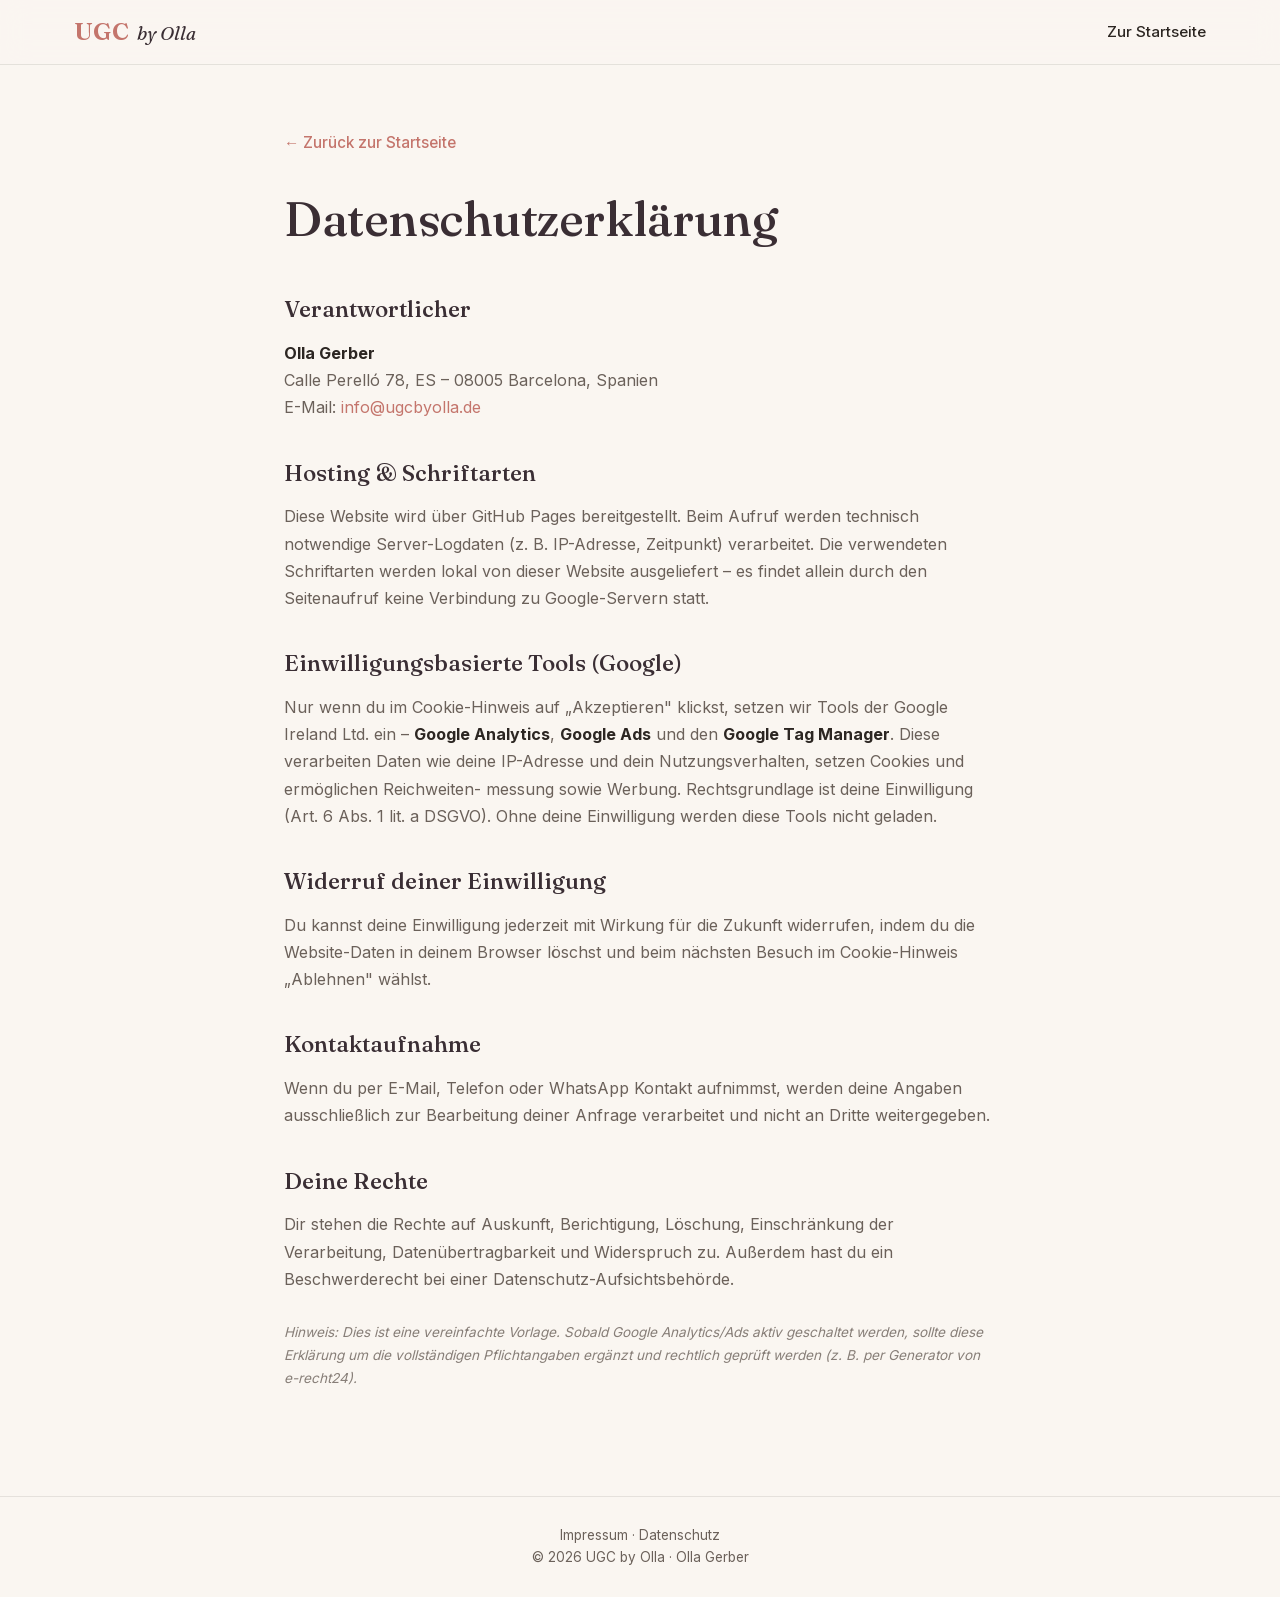
<file: datenschutz.html>
<!DOCTYPE html>
<html lang="de">
<head>
<meta charset="UTF-8" />
<meta name="viewport" content="width=device-width, initial-scale=1.0" />
<title>Datenschutz – UGC by Olla</title>
<meta name="description" content="Datenschutzerklärung von UGC by Olla – Olla Gerber." />
<meta name="robots" content="noindex, follow" />
<link rel="icon" href="favicon.svg" type="image/svg+xml" />
<link rel="stylesheet" href="assets/fonts/fonts.css" />
<link rel="stylesheet" href="styles.css" />
</head>
<body>

<header class="legal-nav">
  <div class="container">
    <a href="./" class="brand" aria-label="UGC by Olla – Startseite">
      <span class="brand__mark">UGC</span><span class="brand__name">by&nbsp;Olla</span>
    </a>
    <a href="./" class="legal-nav__home">Zur Startseite</a>
  </div>
</header>

<main class="legal">
  <a href="./" class="legal__back">← Zurück zur Startseite</a>
  <h1>Datenschutzerklärung</h1>

  <h2>Verantwortlicher</h2>
  <p>
    <strong>Olla Gerber</strong><br />
    Calle Perelló 78, ES&nbsp;–&nbsp;08005 Barcelona, Spanien<br />
    E-Mail: <a href="mailto:info@ugcbyolla.de">info@ugcbyolla.de</a>
  </p>

  <h2>Hosting & Schriftarten</h2>
  <p>
    Diese Website wird über GitHub Pages bereitgestellt. Beim Aufruf werden
    technisch notwendige Server-Logdaten (z.&nbsp;B. IP-Adresse, Zeitpunkt) verarbeitet.
    Die verwendeten Schriftarten werden lokal von dieser Website ausgeliefert –
    es findet allein durch den Seitenaufruf keine Verbindung zu Google-Servern statt.
  </p>

  <h2>Einwilligungsbasierte Tools (Google)</h2>
  <p>
    Nur wenn du im Cookie-Hinweis auf „Akzeptieren" klickst, setzen wir Tools der
    Google Ireland Ltd. ein – <strong>Google Analytics</strong>, <strong>Google Ads</strong>
    und den <strong>Google Tag Manager</strong>. Diese verarbeiten Daten wie deine
    IP-Adresse und dein Nutzungsverhalten, setzen Cookies und ermöglichen Reichweiten-
    messung sowie Werbung. Rechtsgrundlage ist deine Einwilligung
    (Art.&nbsp;6 Abs.&nbsp;1 lit.&nbsp;a DSGVO). Ohne deine Einwilligung werden diese Tools
    nicht geladen.
  </p>

  <h2>Widerruf deiner Einwilligung</h2>
  <p>
    Du kannst deine Einwilligung jederzeit mit Wirkung für die Zukunft widerrufen,
    indem du die Website-Daten in deinem Browser löschst und beim nächsten Besuch im
    Cookie-Hinweis „Ablehnen" wählst.
  </p>

  <h2>Kontaktaufnahme</h2>
  <p>
    Wenn du per E-Mail, Telefon oder WhatsApp Kontakt aufnimmst, werden deine Angaben
    ausschließlich zur Bearbeitung deiner Anfrage verarbeitet und nicht an Dritte
    weitergegeben.
  </p>

  <h2>Deine Rechte</h2>
  <p>
    Dir stehen die Rechte auf Auskunft, Berichtigung, Löschung, Einschränkung der
    Verarbeitung, Datenübertragbarkeit und Widerspruch zu. Außerdem hast du ein
    Beschwerderecht bei einer Datenschutz-Aufsichtsbehörde.
  </p>

  <p class="legal__note">
    Hinweis: Dies ist eine vereinfachte Vorlage. Sobald Google Analytics/Ads aktiv
    geschaltet werden, sollte diese Erklärung um die vollständigen Pflichtangaben
    ergänzt und rechtlich geprüft werden (z.&nbsp;B. per Generator von e-recht24).
  </p>
</main>

<footer class="legal-foot">
  <a href="impressum.html">Impressum</a> · <a href="datenschutz.html">Datenschutz</a><br />
  © <span id="year"></span> UGC by Olla · Olla Gerber
</footer>

<script>document.getElementById("year").textContent = new Date().getFullYear();</script>
</body>
</html>
</file>
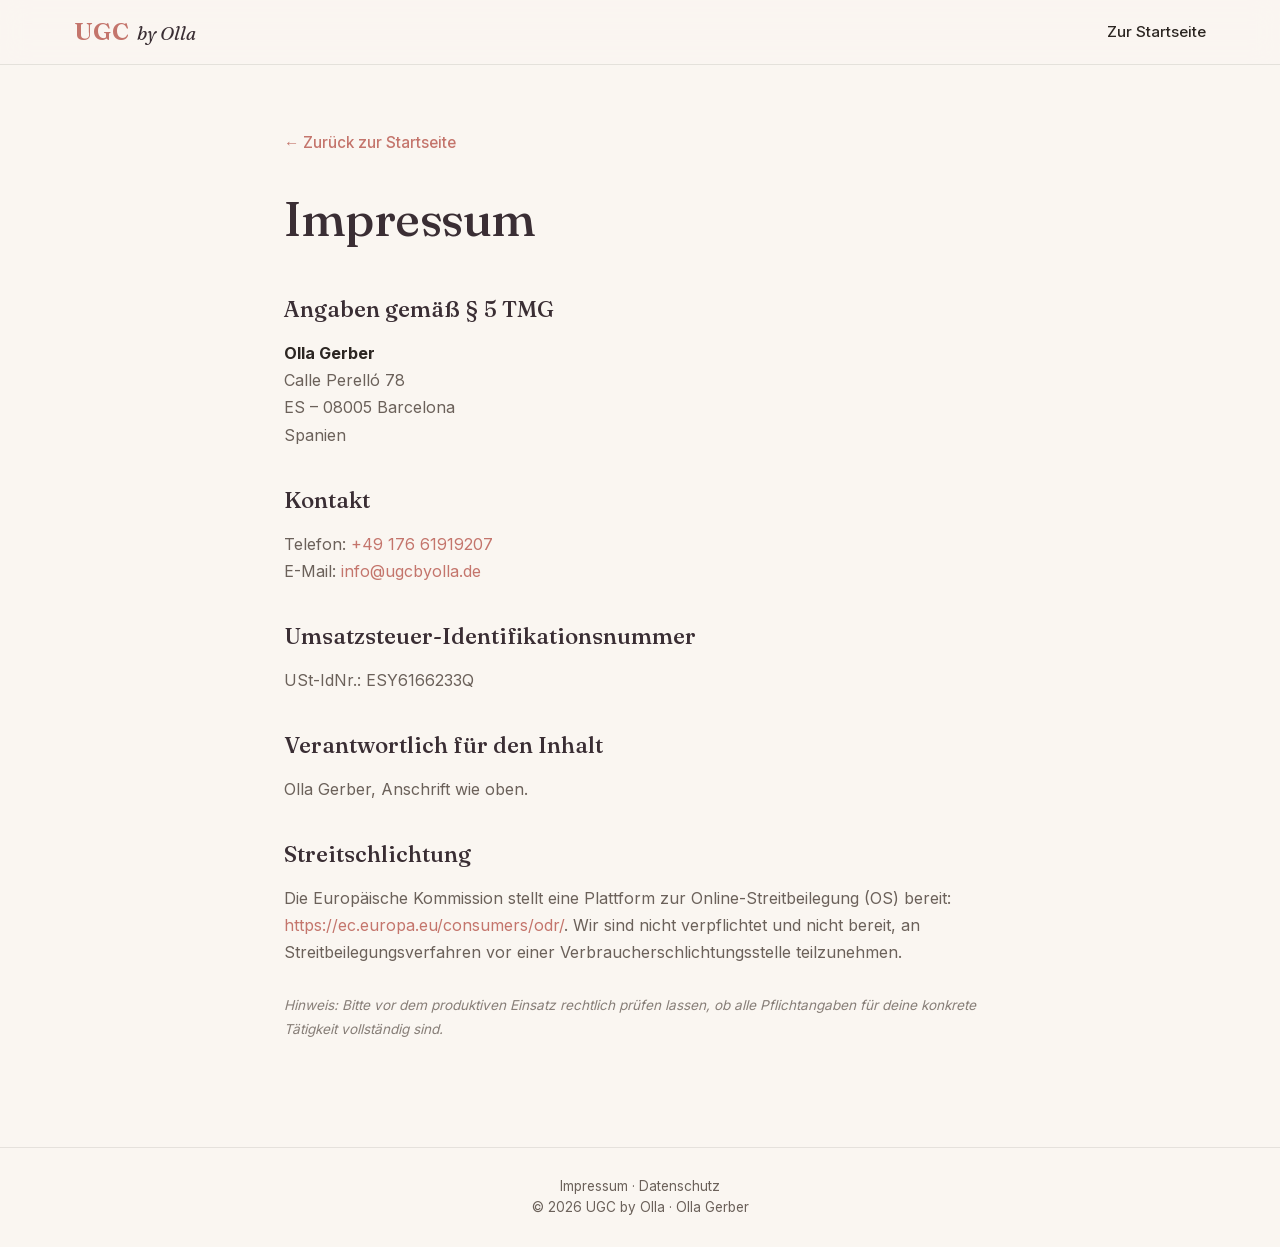
<file: impressum.html>
<!DOCTYPE html>
<html lang="de">
<head>
<meta charset="UTF-8" />
<meta name="viewport" content="width=device-width, initial-scale=1.0" />
<title>Impressum – UGC by Olla</title>
<meta name="description" content="Impressum von UGC by Olla – Olla Gerber." />
<meta name="robots" content="noindex, follow" />
<link rel="icon" href="favicon.svg" type="image/svg+xml" />
<link rel="stylesheet" href="assets/fonts/fonts.css" />
<link rel="stylesheet" href="styles.css" />
</head>
<body>

<header class="legal-nav">
  <div class="container">
    <a href="./" class="brand" aria-label="UGC by Olla – Startseite">
      <span class="brand__mark">UGC</span><span class="brand__name">by&nbsp;Olla</span>
    </a>
    <a href="./" class="legal-nav__home">Zur Startseite</a>
  </div>
</header>

<main class="legal">
  <a href="./" class="legal__back">← Zurück zur Startseite</a>
  <h1>Impressum</h1>

  <h2>Angaben gemäß § 5 TMG</h2>
  <p>
    <strong>Olla Gerber</strong><br />
    Calle Perelló 78<br />
    ES&nbsp;–&nbsp;08005 Barcelona<br />
    Spanien
  </p>

  <h2>Kontakt</h2>
  <p>
    Telefon: <a href="tel:+4917661919207">+49&nbsp;176&nbsp;61919207</a><br />
    E-Mail: <a href="mailto:info@ugcbyolla.de">info@ugcbyolla.de</a>
  </p>

  <h2>Umsatzsteuer-Identifikationsnummer</h2>
  <p>USt-IdNr.: ESY6166233Q</p>

  <h2>Verantwortlich für den Inhalt</h2>
  <p>Olla Gerber, Anschrift wie oben.</p>

  <h2>Streitschlichtung</h2>
  <p>
    Die Europäische Kommission stellt eine Plattform zur Online-Streitbeilegung (OS)
    bereit: <a href="https://ec.europa.eu/consumers/odr/" target="_blank" rel="noopener">https://ec.europa.eu/consumers/odr/</a>.
    Wir sind nicht verpflichtet und nicht bereit, an Streitbeilegungsverfahren vor
    einer Verbraucherschlichtungsstelle teilzunehmen.
  </p>

  <p class="legal__note">
    Hinweis: Bitte vor dem produktiven Einsatz rechtlich prüfen lassen, ob alle
    Pflichtangaben für deine konkrete Tätigkeit vollständig sind.
  </p>
</main>

<footer class="legal-foot">
  <a href="impressum.html">Impressum</a> · <a href="datenschutz.html">Datenschutz</a><br />
  © <span id="year"></span> UGC by Olla · Olla Gerber
</footer>

<script>document.getElementById("year").textContent = new Date().getFullYear();</script>
</body>
</html>
</file>
<file: assets/fonts/fonts.css>
/* latin-ext */
@font-face {
  font-family: 'Fraunces';
  font-style: italic;
  font-weight: 400;
  font-display: swap;
  src: url(6NUs8FyLNQOQZAnv9ZwNjucMHVn85Ni7emAe9lKqZTnbB-gzTK0K1ChJdt9hFwpX9W37ll9_mvMiQublWIIkfg.woff2) format('woff2');
  unicode-range: U+0100-02BA, U+02BD-02C5, U+02C7-02CC, U+02CE-02D7, U+02DD-02FF, U+0304, U+0308, U+0329, U+1D00-1DBF, U+1E00-1E9F, U+1EF2-1EFF, U+2020, U+20A0-20AB, U+20AD-20C0, U+2113, U+2C60-2C7F, U+A720-A7FF;
}

/* latin */
@font-face {
  font-family: 'Fraunces';
  font-style: italic;
  font-weight: 400;
  font-display: swap;
  src: url(6NUs8FyLNQOQZAnv9ZwNjucMHVn85Ni7emAe9lKqZTnbB-gzTK0K1ChJdt9hFwpX9W37ll9_mv0iQublWII.woff2) format('woff2');
  unicode-range: U+0000-00FF, U+0131, U+0152-0153, U+02BB-02BC, U+02C6, U+02DA, U+02DC, U+0304, U+0308, U+0329, U+2000-206F, U+20AC, U+2122, U+2191, U+2193, U+2212, U+2215, U+FEFF, U+FFFD;
}

/* latin-ext */
@font-face {
  font-family: 'Fraunces';
  font-style: normal;
  font-weight: 400;
  font-display: swap;
  src: url(6NU78FyLNQOQZAnv9bYEvDiIdE9Ea92uemAk_WBq8U_9v0c2Wa0KxCFTeP2Xz5fU8w.woff2) format('woff2');
  unicode-range: U+0100-02BA, U+02BD-02C5, U+02C7-02CC, U+02CE-02D7, U+02DD-02FF, U+0304, U+0308, U+0329, U+1D00-1DBF, U+1E00-1E9F, U+1EF2-1EFF, U+2020, U+20A0-20AB, U+20AD-20C0, U+2113, U+2C60-2C7F, U+A720-A7FF;
}

/* latin */
@font-face {
  font-family: 'Fraunces';
  font-style: normal;
  font-weight: 400;
  font-display: swap;
  src: url(6NU78FyLNQOQZAnv9bYEvDiIdE9Ea92uemAk_WBq8U_9v0c2Wa0KxC9TeP2Xz5c.woff2) format('woff2');
  unicode-range: U+0000-00FF, U+0131, U+0152-0153, U+02BB-02BC, U+02C6, U+02DA, U+02DC, U+0304, U+0308, U+0329, U+2000-206F, U+20AC, U+2122, U+2191, U+2193, U+2212, U+2215, U+FEFF, U+FFFD;
}

/* latin-ext */
@font-face {
  font-family: 'Fraunces';
  font-style: normal;
  font-weight: 500;
  font-display: swap;
  src: url(6NU78FyLNQOQZAnv9bYEvDiIdE9Ea92uemAk_WBq8U_9v0c2Wa0KxCFTeP2Xz5fU8w.woff2) format('woff2');
  unicode-range: U+0100-02BA, U+02BD-02C5, U+02C7-02CC, U+02CE-02D7, U+02DD-02FF, U+0304, U+0308, U+0329, U+1D00-1DBF, U+1E00-1E9F, U+1EF2-1EFF, U+2020, U+20A0-20AB, U+20AD-20C0, U+2113, U+2C60-2C7F, U+A720-A7FF;
}

/* latin */
@font-face {
  font-family: 'Fraunces';
  font-style: normal;
  font-weight: 500;
  font-display: swap;
  src: url(6NU78FyLNQOQZAnv9bYEvDiIdE9Ea92uemAk_WBq8U_9v0c2Wa0KxC9TeP2Xz5c.woff2) format('woff2');
  unicode-range: U+0000-00FF, U+0131, U+0152-0153, U+02BB-02BC, U+02C6, U+02DA, U+02DC, U+0304, U+0308, U+0329, U+2000-206F, U+20AC, U+2122, U+2191, U+2193, U+2212, U+2215, U+FEFF, U+FFFD;
}

/* latin-ext */
@font-face {
  font-family: 'Fraunces';
  font-style: normal;
  font-weight: 600;
  font-display: swap;
  src: url(6NU78FyLNQOQZAnv9bYEvDiIdE9Ea92uemAk_WBq8U_9v0c2Wa0KxCFTeP2Xz5fU8w.woff2) format('woff2');
  unicode-range: U+0100-02BA, U+02BD-02C5, U+02C7-02CC, U+02CE-02D7, U+02DD-02FF, U+0304, U+0308, U+0329, U+1D00-1DBF, U+1E00-1E9F, U+1EF2-1EFF, U+2020, U+20A0-20AB, U+20AD-20C0, U+2113, U+2C60-2C7F, U+A720-A7FF;
}

/* latin */
@font-face {
  font-family: 'Fraunces';
  font-style: normal;
  font-weight: 600;
  font-display: swap;
  src: url(6NU78FyLNQOQZAnv9bYEvDiIdE9Ea92uemAk_WBq8U_9v0c2Wa0KxC9TeP2Xz5c.woff2) format('woff2');
  unicode-range: U+0000-00FF, U+0131, U+0152-0153, U+02BB-02BC, U+02C6, U+02DA, U+02DC, U+0304, U+0308, U+0329, U+2000-206F, U+20AC, U+2122, U+2191, U+2193, U+2212, U+2215, U+FEFF, U+FFFD;
}

/* latin-ext */
@font-face {
  font-family: 'Inter';
  font-style: normal;
  font-weight: 400;
  font-display: swap;
  src: url(UcC73FwrK3iLTeHuS_nVMrMxCp50SjIa25L7W0Q5n-wU.woff2) format('woff2');
  unicode-range: U+0100-02BA, U+02BD-02C5, U+02C7-02CC, U+02CE-02D7, U+02DD-02FF, U+0304, U+0308, U+0329, U+1D00-1DBF, U+1E00-1E9F, U+1EF2-1EFF, U+2020, U+20A0-20AB, U+20AD-20C0, U+2113, U+2C60-2C7F, U+A720-A7FF;
}

/* latin */
@font-face {
  font-family: 'Inter';
  font-style: normal;
  font-weight: 400;
  font-display: swap;
  src: url(UcC73FwrK3iLTeHuS_nVMrMxCp50SjIa1ZL7W0Q5nw.woff2) format('woff2');
  unicode-range: U+0000-00FF, U+0131, U+0152-0153, U+02BB-02BC, U+02C6, U+02DA, U+02DC, U+0304, U+0308, U+0329, U+2000-206F, U+20AC, U+2122, U+2191, U+2193, U+2212, U+2215, U+FEFF, U+FFFD;
}

/* latin-ext */
@font-face {
  font-family: 'Inter';
  font-style: normal;
  font-weight: 500;
  font-display: swap;
  src: url(UcC73FwrK3iLTeHuS_nVMrMxCp50SjIa25L7W0Q5n-wU.woff2) format('woff2');
  unicode-range: U+0100-02BA, U+02BD-02C5, U+02C7-02CC, U+02CE-02D7, U+02DD-02FF, U+0304, U+0308, U+0329, U+1D00-1DBF, U+1E00-1E9F, U+1EF2-1EFF, U+2020, U+20A0-20AB, U+20AD-20C0, U+2113, U+2C60-2C7F, U+A720-A7FF;
}

/* latin */
@font-face {
  font-family: 'Inter';
  font-style: normal;
  font-weight: 500;
  font-display: swap;
  src: url(UcC73FwrK3iLTeHuS_nVMrMxCp50SjIa1ZL7W0Q5nw.woff2) format('woff2');
  unicode-range: U+0000-00FF, U+0131, U+0152-0153, U+02BB-02BC, U+02C6, U+02DA, U+02DC, U+0304, U+0308, U+0329, U+2000-206F, U+20AC, U+2122, U+2191, U+2193, U+2212, U+2215, U+FEFF, U+FFFD;
}

/* latin-ext */
@font-face {
  font-family: 'Inter';
  font-style: normal;
  font-weight: 600;
  font-display: swap;
  src: url(UcC73FwrK3iLTeHuS_nVMrMxCp50SjIa25L7W0Q5n-wU.woff2) format('woff2');
  unicode-range: U+0100-02BA, U+02BD-02C5, U+02C7-02CC, U+02CE-02D7, U+02DD-02FF, U+0304, U+0308, U+0329, U+1D00-1DBF, U+1E00-1E9F, U+1EF2-1EFF, U+2020, U+20A0-20AB, U+20AD-20C0, U+2113, U+2C60-2C7F, U+A720-A7FF;
}

/* latin */
@font-face {
  font-family: 'Inter';
  font-style: normal;
  font-weight: 600;
  font-display: swap;
  src: url(UcC73FwrK3iLTeHuS_nVMrMxCp50SjIa1ZL7W0Q5nw.woff2) format('woff2');
  unicode-range: U+0000-00FF, U+0131, U+0152-0153, U+02BB-02BC, U+02C6, U+02DA, U+02DC, U+0304, U+0308, U+0329, U+2000-206F, U+20AC, U+2122, U+2191, U+2193, U+2212, U+2215, U+FEFF, U+FFFD;
}

/* latin-ext */
@font-face {
  font-family: 'Inter';
  font-style: normal;
  font-weight: 700;
  font-display: swap;
  src: url(UcC73FwrK3iLTeHuS_nVMrMxCp50SjIa25L7W0Q5n-wU.woff2) format('woff2');
  unicode-range: U+0100-02BA, U+02BD-02C5, U+02C7-02CC, U+02CE-02D7, U+02DD-02FF, U+0304, U+0308, U+0329, U+1D00-1DBF, U+1E00-1E9F, U+1EF2-1EFF, U+2020, U+20A0-20AB, U+20AD-20C0, U+2113, U+2C60-2C7F, U+A720-A7FF;
}

/* latin */
@font-face {
  font-family: 'Inter';
  font-style: normal;
  font-weight: 700;
  font-display: swap;
  src: url(UcC73FwrK3iLTeHuS_nVMrMxCp50SjIa1ZL7W0Q5nw.woff2) format('woff2');
  unicode-range: U+0000-00FF, U+0131, U+0152-0153, U+02BB-02BC, U+02C6, U+02DA, U+02DC, U+0304, U+0308, U+0329, U+2000-206F, U+20AC, U+2122, U+2191, U+2193, U+2212, U+2215, U+FEFF, U+FFFD;
}
</file>
<file: styles.css>
/* ===================================================================
   UGC by Olla — Landing Page
   Modern, editorial, soft blush/cream aesthetic
   =================================================================== */

:root {
  --cream:      #faf6f1;
  --cream-deep: #f1e7dc;
  --ink:        #2c2622;
  --ink-soft:   #6b615a;
  --blush:      #e9b8b0;
  --blush-deep: #d98c84;
  --rose:       #c4756c;
  --plum:       #3a2e34;
  --line:       rgba(44, 38, 34, 0.10);
  --white:      #ffffff;

  --radius:     22px;
  --radius-sm:  14px;
  --shadow:     0 24px 60px -28px rgba(58, 46, 52, 0.45);
  --shadow-sm:  0 12px 30px -18px rgba(58, 46, 52, 0.4);

  --serif: "Fraunces", Georgia, serif;
  --sans:  "Inter", -apple-system, BlinkMacSystemFont, "Segoe UI", sans-serif;

  --container: 1180px;
  --ease: cubic-bezier(0.22, 1, 0.36, 1);
}

/* ---------- Reset & base ---------- */
* { margin: 0; padding: 0; box-sizing: border-box; }
html { scroll-behavior: smooth; -webkit-text-size-adjust: 100%; }
body {
  font-family: var(--sans);
  color: var(--ink);
  background: var(--cream);
  line-height: 1.6;
  -webkit-font-smoothing: antialiased;
  overflow-x: hidden;
}
img { display: block; max-width: 100%; }
a { color: inherit; text-decoration: none; }
ul { list-style: none; }

.container { width: 100%; max-width: var(--container); margin-inline: auto; padding-inline: 24px; }
.section { padding: clamp(70px, 11vw, 140px) 0; }

/* ---------- Shared type ---------- */
.eyebrow {
  display: inline-block;
  font-size: 0.78rem;
  font-weight: 600;
  letter-spacing: 0.22em;
  text-transform: uppercase;
  color: var(--rose);
  margin-bottom: 22px;
}
.eyebrow--light { color: var(--blush); }

.section__title {
  font-family: var(--serif);
  font-weight: 500;
  font-size: clamp(2rem, 4.6vw, 3.4rem);
  line-height: 1.08;
  letter-spacing: -0.01em;
  color: var(--plum);
}
.section__title--light { color: var(--cream); }
.section__sub {
  margin-top: 20px;
  max-width: 56ch;
  color: var(--ink-soft);
  font-size: 1.05rem;
}
.section__head { max-width: 720px; margin-bottom: 56px; }

/* ---------- Buttons ---------- */
.btn {
  --bg: var(--plum); --fg: var(--cream);
  display: inline-flex; align-items: center; justify-content: center;
  gap: 8px;
  background: var(--bg); color: var(--fg);
  font-family: var(--sans); font-weight: 600; font-size: 0.95rem;
  padding: 15px 28px;
  border: none; border-radius: 100px;
  cursor: pointer;
  transition: transform 0.35s var(--ease), box-shadow 0.35s var(--ease), background 0.3s ease;
  will-change: transform;
}
.btn:hover { transform: translateY(-3px); box-shadow: var(--shadow-sm); }
.btn--primary { --bg: var(--rose); --fg: #fff; }
.btn--primary:hover { background: var(--blush-deep); }
.btn--ghost {
  --bg: transparent; --fg: var(--plum);
  border: 1.5px solid rgba(58,46,52,0.25);
}
.btn--ghost:hover { background: var(--plum); color: var(--cream); border-color: var(--plum); }
.btn--whatsapp { --bg: #25d366; --fg: #06351a; }
.btn--small { padding: 11px 22px; font-size: 0.88rem; --bg: var(--plum); --fg: var(--cream); }
.btn--lg { padding: 18px 38px; font-size: 1.02rem; }

/* ===================================================================
   NAV
   =================================================================== */
.nav {
  position: fixed; top: 0; left: 0; right: 0; z-index: 100;
  transition: background 0.4s ease, box-shadow 0.4s ease, padding 0.4s ease;
  padding: 8px 0;
}
.nav.is-scrolled {
  background: rgba(250, 246, 241, 0.85);
  backdrop-filter: saturate(180%) blur(16px);
  -webkit-backdrop-filter: saturate(180%) blur(16px);
  box-shadow: 0 1px 0 var(--line);
}
.nav__inner { display: flex; align-items: center; justify-content: space-between; height: 64px; }
.brand { display: inline-flex; align-items: baseline; gap: 7px; font-family: var(--serif); }
.brand__mark {
  font-weight: 600; font-size: 1.5rem; letter-spacing: 0.04em;
  color: var(--rose);
}
.brand__name { font-size: 1.15rem; color: var(--plum); font-style: italic; }
.nav__links { display: flex; align-items: center; gap: 34px; }
.nav__links > a:not(.btn) {
  font-size: 0.94rem; font-weight: 500; color: var(--ink);
  position: relative; padding: 4px 0;
}
.nav__links > a:not(.btn)::after {
  content: ""; position: absolute; left: 0; bottom: 0; height: 1.5px; width: 0;
  background: var(--rose); transition: width 0.3s var(--ease);
}
.nav__links > a:not(.btn):hover::after { width: 100%; }

.nav__toggle {
  display: none; flex-direction: column; gap: 5px;
  background: none; border: none; cursor: pointer; padding: 8px;
}
.nav__toggle span {
  width: 24px; height: 2px; background: var(--plum); border-radius: 2px;
  transition: transform 0.3s var(--ease), opacity 0.3s ease;
}
.nav__toggle.is-open span:nth-child(1) { transform: translateY(7px) rotate(45deg); }
.nav__toggle.is-open span:nth-child(2) { opacity: 0; }
.nav__toggle.is-open span:nth-child(3) { transform: translateY(-7px) rotate(-45deg); }

/* ===================================================================
   HERO
   =================================================================== */
.hero {
  position: relative;
  padding: clamp(120px, 17vw, 190px) 0 clamp(50px, 7vw, 90px);
  background:
    radial-gradient(120% 90% at 85% 0%, #f7e3df 0%, rgba(247,227,223,0) 55%),
    radial-gradient(90% 80% at 0% 100%, #f3ece2 0%, rgba(243,236,226,0) 60%),
    var(--cream);
}
.hero__grid {
  display: grid; grid-template-columns: 1.05fr 0.95fr;
  gap: clamp(36px, 6vw, 80px); align-items: center;
}
.hero__title {
  font-family: var(--serif); font-weight: 500;
  font-size: clamp(2.6rem, 6vw, 4.7rem);
  line-height: 1.02; letter-spacing: -0.02em; color: var(--plum);
  margin-bottom: 26px;
}
.hero__title .accent { color: var(--rose); font-style: italic; }
.hero__lead { font-size: 1.15rem; color: var(--ink-soft); max-width: 50ch; margin-bottom: 36px; }
.hero__actions { display: flex; flex-wrap: wrap; gap: 14px; margin-bottom: 52px; }
.hero__stats {
  display: flex; gap: clamp(24px, 4vw, 50px); flex-wrap: wrap;
  padding-top: 30px; border-top: 1px solid var(--line);
}
.hero__stats strong {
  display: block; font-family: var(--serif); font-weight: 500;
  font-size: clamp(1.7rem, 3vw, 2.3rem); color: var(--plum); line-height: 1;
}
.hero__stats span { font-size: 0.82rem; color: var(--ink-soft); letter-spacing: 0.02em; }

.hero__media { position: relative; }
.hero__photo {
  position: relative; border-radius: var(--radius); overflow: visible;
  aspect-ratio: 3 / 4; max-width: 460px; margin-left: auto;
}
.hero__photo img {
  width: 100%; height: 100%; object-fit: cover;
  border-radius: var(--radius); box-shadow: var(--shadow);
}
.hero__photo::before {
  content: ""; position: absolute; inset: -16px -16px 22px 22px;
  border: 1.5px solid var(--blush); border-radius: var(--radius); z-index: -1;
}
.hero__badge {
  position: absolute; left: -26px; bottom: 40px;
  background: var(--white); border-radius: 16px; padding: 16px 22px;
  box-shadow: var(--shadow-sm); text-align: left;
}
.hero__badge-num { display: block; font-family: var(--serif); font-size: 1.5rem; color: var(--rose); line-height: 1; }
.hero__badge-label { font-size: 0.75rem; color: var(--ink-soft); }

/* ===================================================================
   BRAND MARQUEE
   =================================================================== */
.brands { padding: 46px 0 50px; border-top: 1px solid var(--line); border-bottom: 1px solid var(--line); background: var(--cream); }
.brands__label {
  text-align: center; font-size: 0.78rem; font-weight: 600;
  letter-spacing: 0.18em; text-transform: uppercase; color: var(--ink-soft);
  margin-bottom: 32px;
}
.marquee { overflow: hidden; -webkit-mask-image: linear-gradient(90deg, transparent, #000 10%, #000 90%, transparent); mask-image: linear-gradient(90deg, transparent, #000 10%, #000 90%, transparent); }
.marquee__track { display: flex; align-items: center; gap: clamp(40px, 7vw, 84px); width: max-content; animation: scroll 26s linear infinite; }
.marquee:hover .marquee__track { animation-play-state: paused; }
.marquee__item { display: inline-flex; align-items: center; flex: 0 0 auto; }
.marquee__item img {
  height: 28px; width: auto; object-fit: contain;
  opacity: 0.55; filter: grayscale(100%);
  transition: opacity 0.3s ease, filter 0.3s ease;
}
.marquee__item:hover img { opacity: 1; filter: grayscale(0); }
@keyframes scroll { to { transform: translateX(-50%); } }

/* ===================================================================
   ABOUT
   =================================================================== */
.about { background: var(--cream); }
.about__grid {
  display: grid; grid-template-columns: 0.85fr 1.15fr;
  gap: clamp(40px, 6vw, 84px); align-items: center;
}
.about__media { position: relative; }
.about__media img {
  width: 100%; aspect-ratio: 4 / 5; object-fit: cover;
  border-radius: var(--radius); box-shadow: var(--shadow);
}
.about__media::after {
  content: ""; position: absolute; right: -18px; bottom: -18px;
  width: 130px; height: 130px; border-radius: 50%;
  background: radial-gradient(circle at 30% 30%, var(--blush), var(--rose));
  opacity: 0.25; z-index: -1;
}
.about__intro { font-size: 1.15rem; color: var(--ink); margin: 8px 0 36px; max-width: 52ch; }
.pillars { display: grid; gap: 24px; }
.pillar {
  padding-left: 24px; border-left: 2px solid var(--blush);
}
.pillar h3 { font-family: var(--serif); font-weight: 600; font-size: 1.22rem; color: var(--plum); margin-bottom: 6px; }
.pillar p { color: var(--ink-soft); font-size: 0.98rem; }

/* ===================================================================
   KPI
   =================================================================== */
.kpi {
  background:
    radial-gradient(120% 100% at 100% 0%, #4a3a42 0%, rgba(74,58,66,0) 55%),
    var(--plum);
  color: var(--cream);
}
.kpi__layout {
  display: grid; grid-template-columns: 1.05fr 0.95fr;
  gap: clamp(40px, 6vw, 80px); align-items: center;
}
.kpi__lead { margin-top: 22px; color: rgba(250,246,241,0.78); font-size: 1.08rem; max-width: 52ch; }
.kpi__stats { display: flex; gap: clamp(22px, 4vw, 44px); flex-wrap: wrap; margin: 36px 0 34px; }
.kpi__stats strong {
  display: block; font-family: var(--serif); font-weight: 500;
  font-size: clamp(1.8rem, 3vw, 2.4rem); color: var(--blush); line-height: 1;
}
.kpi__stats span { font-size: 0.82rem; color: rgba(250,246,241,0.65); }

/* --- Instagram-Insights-Mockup --- */
.kpi__device { display: flex; justify-content: center; }
.ig {
  width: 100%; max-width: 380px;
  background: var(--cream); color: var(--ink);
  border-radius: 26px; padding: 22px;
  box-shadow: var(--shadow);
  border: 1px solid rgba(250,246,241,0.14);
}
.ig__top { display: flex; align-items: center; gap: 13px; margin-bottom: 18px; }
.ig__avatar {
  width: 54px; height: 54px; border-radius: 50%; overflow: hidden; flex: 0 0 auto;
  padding: 2px; background: linear-gradient(45deg, #f09433, #e6683c, #dc2743, #cc2366, #bc1888);
}
.ig__avatar img { width: 100%; height: 100%; object-fit: cover; border-radius: 50%; border: 2px solid var(--cream); }
.ig__id { display: flex; flex-direction: column; gap: 2px; }
.ig__user { display: inline-flex; align-items: center; gap: 5px; font-weight: 700; font-size: 1rem; color: var(--ink); }
.ig__verified { width: 15px; height: 15px; }
.ig__name { font-size: 0.84rem; color: var(--ink-soft); }
.ig__metrics {
  display: grid; grid-template-columns: repeat(3, 1fr); text-align: center;
  padding: 14px 0; margin-bottom: 16px;
  border-top: 1px solid var(--line); border-bottom: 1px solid var(--line);
}
.ig__metrics strong { display: block; font-weight: 700; font-size: 1.05rem; color: var(--plum); }
.ig__metrics span { font-size: 0.74rem; color: var(--ink-soft); }
.ig__bar { display: flex; align-items: baseline; justify-content: space-between; margin-bottom: 12px; }
.ig__bar span { font-weight: 600; font-size: 0.9rem; color: var(--ink); }
.ig__bar em { font-style: normal; font-size: 0.74rem; color: var(--ink-soft); }
.ig__grid { display: grid; grid-template-columns: repeat(3, 1fr); gap: 6px; }
.ig__cell { position: relative; aspect-ratio: 9 / 16; border-radius: 10px; overflow: hidden; background: #e7ddd3; }
.ig__cell img { width: 100%; height: 100%; object-fit: cover; }
.ig__views {
  position: absolute; left: 6px; bottom: 6px;
  display: inline-flex; align-items: center; gap: 3px;
  font-size: 0.7rem; font-weight: 600; color: #fff;
  text-shadow: 0 1px 4px rgba(0,0,0,0.6);
}
.ig__views::before {
  content: ""; width: 0; height: 0;
  border-left: 7px solid #fff; border-top: 4px solid transparent; border-bottom: 4px solid transparent;
}

/* ===================================================================
   PORTFOLIO
   =================================================================== */
.portfolio { background: var(--cream); }
.grid {
  display: grid; grid-template-columns: repeat(4, 1fr); gap: 22px;
}
.card {
  position: relative; border-radius: var(--radius-sm); overflow: hidden;
  background: var(--white); box-shadow: var(--shadow-sm);
  transition: transform 0.4s var(--ease), box-shadow 0.4s var(--ease);
}
.card:hover { transform: translateY(-6px); box-shadow: var(--shadow); }
.card { cursor: pointer; }
.card:focus-visible { outline: 3px solid var(--rose); outline-offset: 3px; }
.card__media { position: relative; aspect-ratio: 9 / 16; overflow: hidden; background: #e7ddd3; }
.card__media img,
.card__media .card__vid { width: 100%; height: 100%; object-fit: cover; transition: transform 0.6s var(--ease); }
.card:hover .card__media img,
.card:hover .card__media .card__vid { transform: scale(1.04); }
.card__media::after {
  content: ""; position: absolute; inset: 0;
  background: linear-gradient(180deg, transparent 45%, rgba(44,38,34,0.55) 100%);
}
.card__play {
  position: absolute; top: 50%; left: 50%; transform: translate(-50%, -50%) scale(0.9);
  width: 54px; height: 54px; border-radius: 50%;
  background: rgba(255,255,255,0.92); z-index: 2;
  display: grid; place-items: center;
  opacity: 0; transition: opacity 0.3s ease, transform 0.3s var(--ease);
}
.card__play::before {
  content: ""; border-left: 15px solid var(--rose);
  border-top: 9px solid transparent; border-bottom: 9px solid transparent;
  margin-left: 4px;
}
.card:hover .card__play { opacity: 1; transform: translate(-50%, -50%) scale(1); }
.card figcaption { position: absolute; left: 0; right: 0; bottom: 0; padding: 18px; z-index: 2; }
.card__tag {
  display: inline-block; font-size: 0.68rem; font-weight: 600; letter-spacing: 0.12em;
  text-transform: uppercase; color: var(--cream);
  background: rgba(196,117,108,0.9); padding: 4px 10px; border-radius: 100px; margin-bottom: 8px;
}
.card figcaption h3 { font-family: var(--serif); font-weight: 500; font-size: 1.05rem; color: #fff; line-height: 1.2; }

/* ===================================================================
   SERVICES
   =================================================================== */
.services { background: var(--cream-deep); }
.services__grid {
  display: grid; grid-template-columns: 1fr 0.9fr; gap: clamp(40px, 6vw, 80px);
  align-items: center; margin-bottom: clamp(50px, 7vw, 90px);
}
.formats { display: flex; gap: 12px; margin: 28px 0 34px; flex-wrap: wrap; }
.formats span {
  font-family: var(--serif); font-size: 1.05rem; color: var(--plum);
  background: var(--white); border: 1px solid var(--line);
  padding: 10px 20px; border-radius: 100px;
}
.services__list {
  display: grid; grid-template-columns: 1fr 1fr; gap: 2px 0;
  background: var(--white); border-radius: var(--radius); overflow: hidden;
  box-shadow: var(--shadow-sm);
}
.services__list li {
  padding: 18px 22px; font-weight: 500; color: var(--ink);
  display: flex; align-items: center; gap: 12px;
  border-bottom: 1px solid var(--line);
}
.services__list li::before {
  content: ""; flex: 0 0 auto; width: 20px; height: 20px; border-radius: 50%;
  background: var(--blush);
  -webkit-mask: url("data:image/svg+xml;utf8,<svg xmlns='http://www.w3.org/2000/svg' viewBox='0 0 24 24'><path fill='black' d='M9 16.2 4.8 12l-1.4 1.4L9 19 21 7l-1.4-1.4z'/></svg>") center / 70% no-repeat;
          mask: url("data:image/svg+xml;utf8,<svg xmlns='http://www.w3.org/2000/svg' viewBox='0 0 24 24'><path fill='black' d='M9 16.2 4.8 12l-1.4 1.4L9 19 21 7l-1.4-1.4z'/></svg>") center / 70% no-repeat;
}
.services__list li:nth-last-child(-n+2) { border-bottom: none; }

.pricing {
  display: flex; align-items: center; justify-content: space-between; gap: 32px;
  flex-wrap: wrap;
  background: var(--plum); color: var(--cream);
  border-radius: var(--radius); padding: clamp(34px, 5vw, 56px);
}
.pricing__text { max-width: 64ch; }
.pricing__text h3 { font-family: var(--serif); font-weight: 500; font-size: clamp(1.4rem, 2.6vw, 2rem); line-height: 1.2; margin: 14px 0 14px; color: var(--cream); }
.pricing__text .eyebrow { color: var(--blush); margin-bottom: 6px; }
.pricing__text p { color: rgba(250,246,241,0.78); }
.pricing .btn--primary { white-space: nowrap; }

/* ===================================================================
   CTA
   =================================================================== */
.cta {
  background:
    radial-gradient(100% 120% at 50% 0%, #f7e3df 0%, rgba(247,227,223,0) 60%),
    var(--cream);
  text-align: center;
}
.cta__inner { max-width: 760px; margin-inline: auto; }
.cta__title {
  font-family: var(--serif); font-weight: 500;
  font-size: clamp(2rem, 5vw, 3.4rem); line-height: 1.08; color: var(--plum);
  margin-bottom: 22px; letter-spacing: -0.01em;
}
.cta .eyebrow--light { color: var(--rose); }
.cta__lead { font-size: 1.12rem; color: var(--ink-soft); max-width: 50ch; margin: 0 auto 38px; }
.cta__actions { display: flex; gap: 14px; justify-content: center; flex-wrap: wrap; }
.cta__contact { margin-top: 28px; font-size: 0.95rem; color: var(--ink-soft); display: flex; gap: 12px; justify-content: center; flex-wrap: wrap; }
.cta__contact a:hover { color: var(--rose); }

/* Social icons (CTA + Footer) */
.socials { display: flex; gap: 14px; justify-content: center; margin-top: 26px; }
.socials a {
  width: 44px; height: 44px; border-radius: 50%;
  display: grid; place-items: center;
  background: var(--white); border: 1px solid var(--line);
  color: var(--plum);
  transition: transform 0.3s var(--ease), background 0.3s ease, color 0.3s ease;
}
.socials a:hover { transform: translateY(-3px); background: var(--rose); color: #fff; box-shadow: var(--shadow-sm); }
.socials svg { width: 21px; height: 21px; fill: currentColor; }

/* ===================================================================
   FOOTER
   =================================================================== */
.footer { background: var(--plum); color: rgba(250,246,241,0.75); padding: 56px 0 40px; }
.footer__inner { display: grid; grid-template-columns: 1.4fr 1fr 1fr; gap: 32px; align-items: start; }
.footer__brand .brand__mark { color: var(--blush); }
.footer__brand .brand__name { color: var(--cream); font-family: var(--serif); font-style: italic; font-size: 1.1rem; }
.footer__brand p { margin-top: 12px; font-size: 0.92rem; max-width: 32ch; }
.footer__socials { display: flex; gap: 12px; margin-top: 18px; }
.footer__socials a {
  width: 38px; height: 38px; border-radius: 50%;
  display: grid; place-items: center;
  background: rgba(250,246,241,0.08); border: 1px solid rgba(250,246,241,0.16);
  color: var(--cream); transition: background 0.3s ease, transform 0.3s var(--ease);
}
.footer__socials a:hover { background: var(--rose); transform: translateY(-3px); }
.footer__socials svg { width: 18px; height: 18px; fill: currentColor; }
.footer__nav { display: grid; gap: 10px; align-content: start; }
.footer__nav a:hover, .footer__legal a:hover { color: var(--blush); }
.footer__legal { display: grid; gap: 10px; align-content: start; font-size: 0.9rem; }
.footer__legal span { color: rgba(250,246,241,0.5); font-size: 0.82rem; margin-top: 6px; }

/* ===================================================================
   MODAL
   =================================================================== */
.modal { position: fixed; inset: 0; z-index: 200; display: grid; place-items: center; padding: 24px; }
.modal[hidden] { display: none; }
.modal__backdrop { position: absolute; inset: 0; background: rgba(44,38,34,0.55); backdrop-filter: blur(4px); animation: fade 0.3s ease; }
.modal__panel {
  position: relative; background: var(--cream); border-radius: var(--radius);
  padding: clamp(30px, 5vw, 48px); max-width: 520px; width: 100%;
  box-shadow: var(--shadow); animation: pop 0.35s var(--ease);
}
.modal__panel h2 { font-family: var(--serif); font-weight: 500; font-size: 1.8rem; color: var(--plum); margin-bottom: 20px; }
.modal__panel p { color: var(--ink-soft); margin-bottom: 14px; }
.modal__panel strong { color: var(--ink); }
.modal__panel a { color: var(--rose); }
.modal__note { font-size: 0.82rem; color: var(--ink-soft); opacity: 0.8; font-style: italic; }
.modal__close {
  position: absolute; top: 16px; right: 18px; background: none; border: none;
  font-size: 1.8rem; line-height: 1; color: var(--ink-soft); cursor: pointer;
}
.modal__close:hover { color: var(--rose); }
@keyframes fade { from { opacity: 0; } }
@keyframes pop { from { opacity: 0; transform: translateY(16px) scale(0.97); } }

/* ===================================================================
   LIGHTBOX (Portfolio-Videos)
   =================================================================== */
.lightbox { position: fixed; inset: 0; z-index: 220; display: grid; place-items: center; padding: 24px; }
.lightbox[hidden] { display: none; }
.lightbox__backdrop { position: absolute; inset: 0; background: rgba(20, 16, 18, 0.82); backdrop-filter: blur(6px); animation: fade 0.3s ease; }
.lightbox__stage { position: relative; z-index: 1; animation: pop 0.35s var(--ease); }
.lightbox__video {
  display: block; height: min(86vh, 920px); width: auto; max-width: 92vw;
  aspect-ratio: 9 / 16; background: #000;
  border-radius: 18px; box-shadow: var(--shadow);
}
.lightbox__close {
  position: absolute; top: 18px; right: 22px; z-index: 2;
  width: 46px; height: 46px; border-radius: 50%;
  background: rgba(255,255,255,0.14); color: #fff; border: none;
  font-size: 1.8rem; line-height: 1; cursor: pointer;
  transition: background 0.3s ease;
}
.lightbox__close:hover { background: rgba(255,255,255,0.28); }

/* ===================================================================
   BACK TO TOP
   =================================================================== */
.to-top {
  position: fixed; right: 20px; bottom: 20px;
  z-index: 120;
  width: 50px; height: 50px; border-radius: 50%;
  border: none; cursor: pointer;
  background: var(--rose); color: #fff;
  display: grid; place-items: center;
  box-shadow: var(--shadow-sm);
  opacity: 0; transform: translateY(14px); pointer-events: none;
  transition: opacity 0.3s var(--ease), transform 0.3s var(--ease), background 0.3s ease;
}
.to-top.is-visible { opacity: 1; transform: none; pointer-events: auto; }
.to-top:hover { background: var(--blush-deep); transform: translateY(-2px); }
.to-top svg { width: 22px; height: 22px; fill: currentColor; }

/* ===================================================================
   COOKIE-CONSENT
   =================================================================== */
.consent {
  position: fixed; left: 16px; right: 16px; bottom: 16px; z-index: 200;
  background: var(--plum); color: var(--cream);
  border-radius: var(--radius-sm); box-shadow: var(--shadow);
  padding: 20px 24px; animation: pop 0.4s var(--ease);
}
.consent[hidden] { display: none; }
.consent__inner {
  display: flex; align-items: center; gap: 24px; flex-wrap: wrap;
  max-width: var(--container); margin-inline: auto;
}
.consent__text { flex: 1 1 340px; font-size: 0.9rem; line-height: 1.55; color: rgba(250,246,241,0.85); }
.consent__text a { color: var(--blush); text-decoration: underline; }
.consent__actions { display: flex; gap: 10px; flex: 0 0 auto; }
.consent .btn--ghost { color: var(--cream); border-color: rgba(250,246,241,0.4); }
.consent .btn--ghost:hover { background: rgba(250,246,241,0.12); color: #fff; border-color: rgba(250,246,241,0.6); }

@media (max-width: 600px) {
  .consent__actions { width: 100%; }
  .consent__actions .btn { flex: 1 1 auto; }
}

/* ===================================================================
   RECHTSSEITEN (Impressum / Datenschutz)
   =================================================================== */
.legal-nav {
  position: fixed; top: 0; left: 0; right: 0; z-index: 100;
  background: rgba(250, 246, 241, 0.9);
  backdrop-filter: saturate(180%) blur(14px);
  -webkit-backdrop-filter: saturate(180%) blur(14px);
  box-shadow: 0 1px 0 var(--line);
}
.legal-nav .container { display: flex; align-items: center; justify-content: space-between; height: 64px; }
.legal-nav__home { font-weight: 500; font-size: 0.94rem; color: var(--ink); }
.legal-nav__home:hover { color: var(--rose); }

.legal { max-width: 760px; margin: 0 auto; padding: 130px 24px 90px; }
.legal__back { display: inline-block; margin-bottom: 26px; color: var(--rose); font-weight: 500; font-size: 0.95rem; }
.legal__back:hover { text-decoration: underline; }
.legal h1 {
  font-family: var(--serif); font-weight: 500;
  font-size: clamp(2rem, 5vw, 3rem); color: var(--plum); margin-bottom: 28px; letter-spacing: -0.01em;
}
.legal h2 { font-family: var(--serif); font-weight: 500; font-size: 1.4rem; color: var(--plum); margin: 34px 0 12px; }
.legal p { color: var(--ink-soft); margin-bottom: 16px; line-height: 1.7; }
.legal a { color: var(--rose); }
.legal strong { color: var(--ink); }
.legal__note { font-size: 0.85rem; opacity: 0.8; font-style: italic; margin-top: 28px; }
.legal-foot { border-top: 1px solid var(--line); padding: 28px 24px; text-align: center; color: var(--ink-soft); font-size: 0.85rem; }
.legal-foot a { color: var(--ink-soft); }
.legal-foot a:hover { color: var(--rose); }

/* ===================================================================
   SCROLL REVEAL
   =================================================================== */
.reveal { opacity: 0; transform: translateY(28px); transition: opacity 0.7s var(--ease), transform 0.7s var(--ease); }
.reveal.is-visible { opacity: 1; transform: none; }

/* ===================================================================
   RESPONSIVE
   =================================================================== */
@media (max-width: 980px) {
  .hero__grid { grid-template-columns: 1fr; }
  .hero__media { order: -1; }
  .hero__photo { max-width: 360px; margin-inline: auto; }
  .hero__badge { left: 0; }
  .about__grid { grid-template-columns: 1fr; }
  .about__media { max-width: 420px; }
  .services__grid { grid-template-columns: 1fr; }
  .kpi__layout { grid-template-columns: 1fr; }
  .kpi__device { order: -1; }
  .grid { grid-template-columns: repeat(2, 1fr); }
}

@media (max-width: 720px) {
  .nav__toggle { display: flex; position: relative; z-index: 102; }
  .brand { position: relative; z-index: 102; }
  .nav__links {
    position: fixed; inset: 0; width: 100%; height: 100vh; height: 100dvh;
    z-index: 90;
    flex-direction: column; align-items: center; justify-content: center;
    gap: 30px; padding: calc(env(safe-area-inset-top) + 84px) 24px 48px;
    background: var(--cream);
    transform: translateX(100%); transition: transform 0.4s var(--ease);
    overflow-y: auto;
  }
  .nav__links.is-open { transform: translateX(0); }
  .nav__links > a:not(.btn) { font-size: 1.45rem; }
  .nav__links > a.btn { margin-top: 6px; padding: 14px 32px; font-size: 1rem; }
  .nav.is-scrolled, .nav { background: rgba(250,246,241,0.9); backdrop-filter: blur(14px); }

  .footer__inner { grid-template-columns: 1fr; }
  .pricing { flex-direction: column; align-items: flex-start; }
}

@media (max-width: 520px) {
  .services__list { grid-template-columns: 1fr; }
  .services__list li:nth-last-child(2) { border-bottom: 1px solid var(--line); }
  .hero__actions .btn, .cta__actions .btn { flex: 1 1 auto; }
}

@media (prefers-reduced-motion: reduce) {
  * { animation-duration: 0.001ms !important; transition-duration: 0.001ms !important; }
  html { scroll-behavior: auto; }
  .reveal { opacity: 1; transform: none; }
}
</file>
